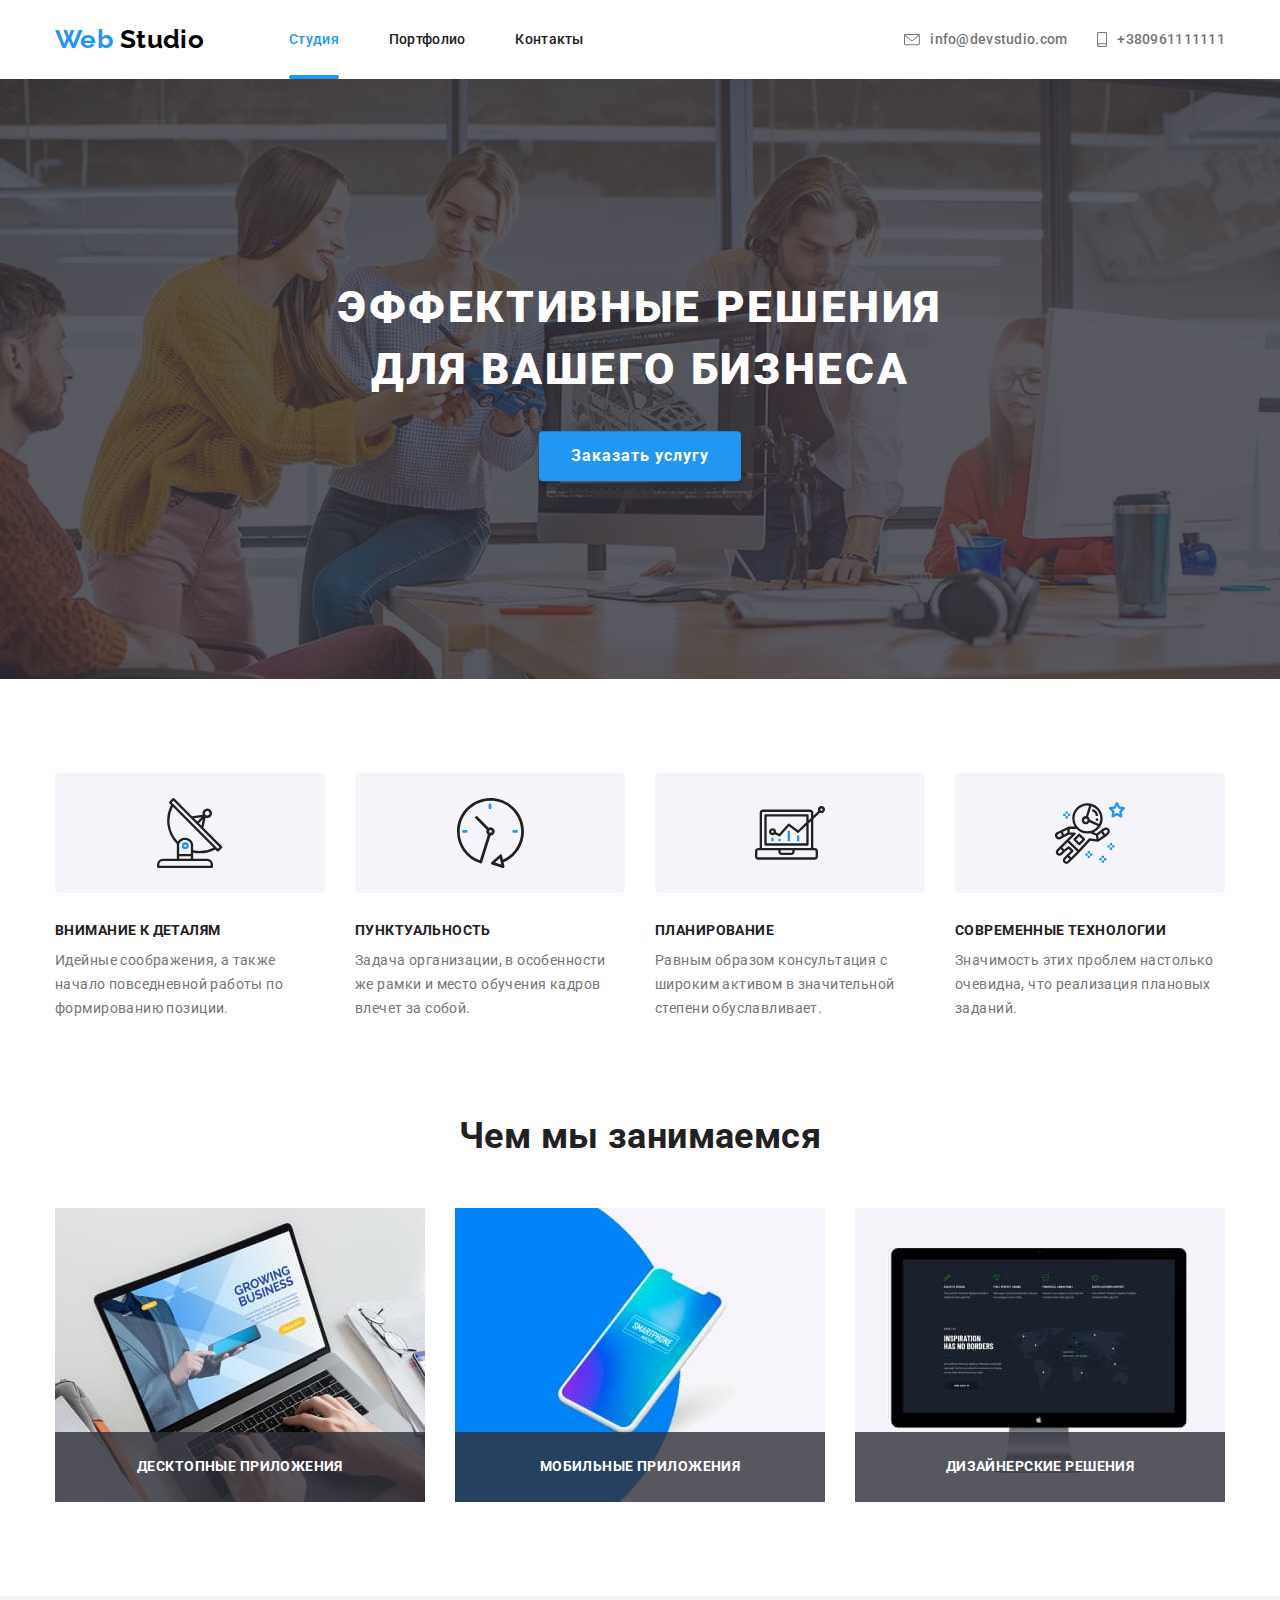
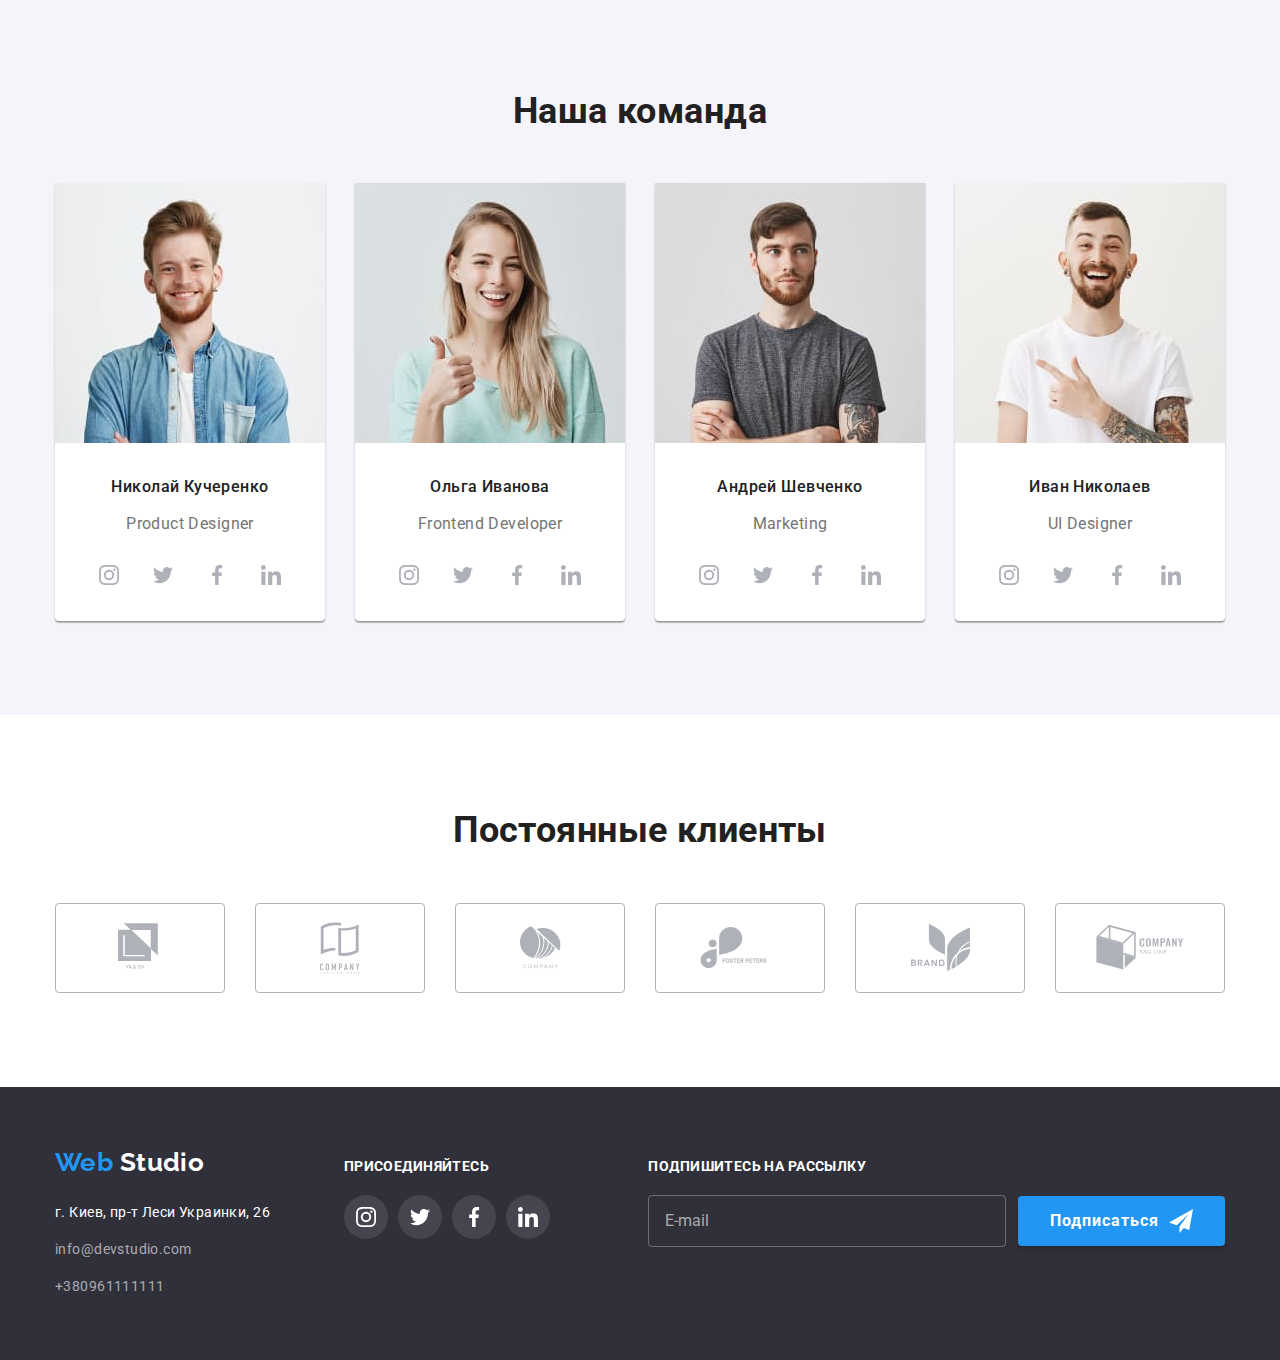
<file: index.html>
<!DOCTYPE html>
<html lang="ru">
  <head>
    <meta charset="UTF-8" />
    <meta name="viewport" content="width=device-width, initial-scale=1.0" />
    <meta http-equiv="X-UA-Compatible" content="IE=Edge" />
    <meta name="description" content="" />
    <link href="https://fonts.googleapis.com/css2?family=Raleway:wght@700&family=Roboto:wght@400;500;700;900&display=swap" rel="stylesheet" />
    <link rel="stylesheet" href="https://cdnjs.cloudflare.com/ajax/libs/modern-normalize/0.6.0/modern-normalize.min.css" />
    <link rel="stylesheet" href="./css/main.css" />
    <title>Студия</title>
  </head>

  <body>
    <!-- Top Line - Navigation panel -->
    <header class="header">
      <div class="container nav">
        <nav class="main-nav">
          <a class="header-logo" href="./" lang="en"><span class="logo-item">Web</span>&nbsp;Studio</a>
          <ul class="site-nav">
            <li class="nav-item"><a class="nav-link current" href="./">Студия</a></li>
            <li class="nav-item"><a class="nav-link" href="./portfolio.html">Портфолио</a></li>
            <li class="nav-item"><a class="nav-link" href="#">Контакты</a></li>
          </ul>
        </nav>
        <ul class="header-adress">
          <li class="adress-item">
            <a class="adress-link" href="mailto:info@devstudio.com" lang="en" aria-label="Отправить письмо на электронную почту info@devstudio.com"
              ><svg class="icon" width="16" height="12">
                <use href="./images/icons/sprite.svg#envelope"></use>
              </svg>
              info@devstudio.com</a
            >
          </li>
          <li class="adress-item">
            <a class="adress-link" href="tel:+380961111111" aria-label="Позвонить по телефону +380961111111">
              <svg class="icon" width="10" height="15">
                <use href="./images/icons/sprite.svg#smartphone"></use></svg
              >+380961111111
            </a>
          </li>
        </ul>
      </div>
    </header>

    <!-- Main content -->
    <main>
      <!-- Hero -->
      <section class="hero">
        <div class="hero-content">
          <h1 class="hero-title">Эффективные решения для вашего бизнеса</h1>
          <a class="main-button" href="#" data-open-modal>Заказать услугу</a>
        </div>

        <div class="backdrop is-hidden" data-modal>
          <div class="modal">
            <form class="form" method="POST" id="request" autocomplete="on">
              <b class="form-title">Оставьте свои данные, мы вам перезвоним</b>
              <label class="form-field">
                <input type="text" class="form-input" name="name" placeholder=" " autofocus />
                <span class="form-label">Имя</span>
                <span class="form-icon"
                  ><svg class="icon">
                    <use href="./images/icons/sprite.svg#user-name"></use></svg
                ></span>
              </label>
              <label class="form-field">
                <input type="tel" class="form-input" name="phone" placeholder=" " required />
                <span class="form-label">Телефон</span>
                <span class="form-icon"
                  ><svg class="icon">
                    <use href="./images/icons/sprite.svg#user-tel"></use></svg
                ></span>
              </label>
              <label class="form-field">
                <input type="email" class="form-input" name="mail" placeholder=" " autocomplete="email" />
                <span class="form-label">Почта</span>
                <span class="form-icon"
                  ><svg class="icon">
                    <use href="./images/icons/sprite.svg#user-mail"></use></svg
                ></span>
              </label>

              <label class="form-field">
                <textarea class="form-input form-comment" name="comment" placeholder=" "></textarea>
                <span class="form-label">Комментарий</span>
              </label>

              <input class="checkbox-input visually-hidden" type="checkbox" name="agreement" id="policy" />
              <label class="checkbox-label" for="policy">Соглашаюсь с рассылкой и принимаю <a class="link-policy" href="#"> Условия договора</a></label>

              <button type="submit" value="Отправить заявку" class="send-button">Отправить</button>
            </form>
            <button class="close-form" form="request" type="button" aria-label="Закрыть" data-close-modal>
              <svg class="icon-close">
                <use href="./images/icons/sprite.svg#close"></use>
              </svg>
            </button>
          </div>
        </div>
      </section>

      <!-- Benefits -->
      <section class="section benefits">
        <div class="container">
          <h2 class="visually-hidden">Преимущества работы с нами</h2>
          <!-- invisible heading-->
          <ul class="benefits-list">
            <li class="benefits-item">
              <div class="benefits-icon">
                <svg class="icon">
                  <use href="./images/icons/sprite.svg#antena"></use>
                </svg>
              </div>
              <h3 class="benefits-title">Внимание к деталям</h3>
              <p class="benefits-description">Идейные соображения, а также начало повседневной работы по формированию позиции.</p>
            </li>
            <li class="benefits-item">
              <div class="benefits-icon">
                <svg class="icon">
                  <use href="./images/icons/sprite.svg#clock"></use>
                </svg>
              </div>
              <h3 class="benefits-title">Пунктуальность</h3>
              <p class="benefits-description">Задача организации, в особенности же рамки и место обучения кадров влечет за собой.</p>
            </li>
            <li class="benefits-item">
              <div class="benefits-icon">
                <svg class="icon">
                  <use href="./images/icons/sprite.svg#diagram"></use>
                </svg>
              </div>
              <h3 class="benefits-title">Планирование</h3>
              <p class="benefits-description">Равным образом консультация с широким активом в значительной степени обуславливает.</p>
            </li>
            <li class="benefits-item">
              <div class="benefits-icon">
                <svg class="icon">
                  <use href="./images/icons/sprite.svg#astronaut"></use>
                </svg>
              </div>
              <h3 class="benefits-title">Современные технологии</h3>
              <p class="benefits-description">Значимость этих проблем настолько очевидна, что реализация плановых заданий.</p>
            </li>
          </ul>
        </div>
      </section>

      <!-- Specialisation -->
      <section class="section">
        <div class="container">
          <h2 class="section-title">Чем мы занимаемся</h2>
          <ul class="specialisation-list">
            <li class="specialisation-list-item">
              <img class="specialisation-img" src="./images/notebook-project9.jpg" alt="Ноутбук" width="370" height="294" />
              <h3 class="specialisation-list-title">Десктопные приложения</h3>
            </li>
            <li class="specialisation-list-item">
              <img class="specialisation-img" src="./images/mobile.jpg" alt="Смартфон" width="370" height="294" />
              <h3 class="specialisation-list-title">Мобильные приложения</h3>
            </li>
            <li class="specialisation-list-item">
              <img class="specialisation-img" src="./images/monitor-project6.jpg" alt="Монитор" width="370" height="294" />
              <h3 class="specialisation-list-title">Дизайнерские решения</h3>
            </li>
          </ul>
        </div>
      </section>

      <!-- Team -->
      <section class="section team">
        <div class="container">
          <h2 class="section-title">Наша команда</h2>
          <ul class="team-list">
            <li class="team-list-item">
              <img class="team-img" src="./images/team/kucherenko.jpg" alt="Фото члена команды" lang="ru" width="270" height="260" />
              <h3 class="team-list-title">Николай Кучеренко</h3>
              <p class="team-description" lang="en">Product Designer</p>
              <ul class="social-link">
                <li class="social-link-item">
                  <a class="social-icon" href="#" title="instagram" target="_blank" rel="noopener nofollow" aria-label="перейти на профиль в instagram">
                    <svg class="icon">
                      <use href="./images/icons/sprite.svg#instagram"></use>
                    </svg>
                  </a>
                </li>
                <li class="social-link-item">
                  <a class="social-icon" href="#" title="twitter" target="_blank" rel="noopener nofollow" aria-label="перейти на профиль в twitter">
                    <svg class="icon">
                      <use href="./images/icons/sprite.svg#twitter"></use>
                    </svg>
                  </a>
                </li>
                <li class="social-link-item">
                  <a class="social-icon" href="#" title="facebook" target="_blank" rel="noopener nofollow" aria-label="перейти на страницу в facebook">
                    <svg class="icon">
                      <use href="./images/icons/sprite.svg#facebook"></use>
                    </svg>
                  </a>
                </li>
                <li class="social-link-item">
                  <a class="social-icon" href="#" title="linkedin" target="_blank" rel="noopener nofollow" aria-label="перейти на страницу в linkedin">
                    <svg class="icon">
                      <use href="./images/icons/sprite.svg#linkedin"></use>
                    </svg>
                  </a>
                </li>
              </ul>
            </li>
            <li class="team-list-item">
              <img class="team-img" src="./images/team/ivanova.jpg" alt="Фото члена команды" lang="ru" width="270" height="260" />
              <h3 class="team-list-title">Ольга Иванова</h3>
              <p class="team-description" lang="en">Frontend Developer</p>
              <ul class="social-link">
                <li class="social-link-item">
                  <a class="social-icon" href="#" title="instagram" target="_blank" rel="noopener nofollow" aria-label="перейти на профиль в instagram">
                    <svg class="icon">
                      <use href="./images/icons/sprite.svg#instagram"></use>
                    </svg>
                  </a>
                </li>
                <li class="social-link-item">
                  <a class="social-icon" href="#" title="twitter" target="_blank" rel="noopener nofollow" aria-label="перейти на профиль в twitter">
                    <svg class="icon">
                      <use href="./images/icons/sprite.svg#twitter"></use>
                    </svg>
                  </a>
                </li>
                <li class="social-link-item">
                  <a class="social-icon" href="#" title="facebook" target="_blank" rel="noopener nofollow" aria-label="перейти на страницу в facebook">
                    <svg class="icon">
                      <use href="./images/icons/sprite.svg#facebook"></use>
                    </svg>
                  </a>
                </li>
                <li class="social-link-item">
                  <a class="social-icon" href="#" title="linkedin" target="_blank" rel="noopener nofollow" aria-label="перейти на страницу в linkedin">
                    <svg class="icon">
                      <use href="./images/icons/sprite.svg#linkedin"></use>
                    </svg>
                  </a>
                </li>
              </ul>
            </li>
            <li class="team-list-item">
              <img class="team-img" src="./images/team/shevchenko.jpg" alt="Фото члена команды" lang="ru" width="270" height="260" />
              <h3 class="team-list-title">Андрей Шевченко</h3>
              <p class="team-description" lang="en">Marketing</p>
              <ul class="social-link">
                <li class="social-link-item">
                  <a class="social-icon" href="#" title="instagram" target="_blank" rel="noopener nofollow" aria-label="перейти на профиль в instagram">
                    <svg class="icon">
                      <use href="./images/icons/sprite.svg#instagram"></use>
                    </svg>
                  </a>
                </li>
                <li class="social-link-item">
                  <a class="social-icon" href="#" title="twitter" target="_blank" rel="noopener nofollow" aria-label="перейти на профиль в twitter">
                    <svg class="icon">
                      <use href="./images/icons/sprite.svg#twitter"></use>
                    </svg>
                  </a>
                </li>
                <li class="social-link-item">
                  <a class="social-icon" href="#" title="facebook" target="_blank" rel="noopener nofollow" aria-label="перейти на страницу в facebook">
                    <svg class="icon">
                      <use href="./images/icons/sprite.svg#facebook"></use>
                    </svg>
                  </a>
                </li>
                <li class="social-link-item">
                  <a class="social-icon" href="#" title="linkedin" target="_blank" rel="noopener nofollow" aria-label="перейти на страницу в linkedin">
                    <svg class="icon">
                      <use href="./images/icons/sprite.svg#linkedin"></use>
                    </svg>
                  </a>
                </li>
              </ul>
            </li>
            <li class="team-list-item">
              <img class="team-img" src="./images/team/nikolaev.jpg" alt="Фото члена команды" lang="ru" width="270" height="260" />
              <h3 class="team-list-title">Иван Николаев</h3>
              <p class="team-description" lang="en">UI Designer</p>
              <ul class="social-link">
                <li class="social-link-item">
                  <a class="social-icon" href="#" title="instagram" target="_blank" rel="noopener nofollow" aria-label="перейти на профиль в instagram">
                    <svg class="icon">
                      <use href="./images/icons/sprite.svg#instagram"></use>
                    </svg>
                  </a>
                </li>
                <li class="social-link-item">
                  <a class="social-icon" href="#" title="twitter" target="_blank" rel="noopener nofollow" aria-label="перейти на профиль в twitter">
                    <svg class="icon">
                      <use href="./images/icons/sprite.svg#twitter"></use>
                    </svg>
                  </a>
                </li>
                <li class="social-link-item">
                  <a class="social-icon" href="#" title="facebook" target="_blank" rel="noopener nofollow" aria-label="перейти на страницу в facebook">
                    <svg class="icon">
                      <use href="./images/icons/sprite.svg#facebook"></use>
                    </svg>
                  </a>
                </li>
                <li class="social-link-item">
                  <a class="social-icon" href="#" title="linkedin" target="_blank" rel="noopener nofollow" aria-label="перейти на страницу в linkedin">
                    <svg class="icon">
                      <use href="./images/icons/sprite.svg#linkedin"></use>
                    </svg>
                  </a>
                </li>
              </ul>
            </li>
          </ul>
        </div>
      </section>

      <!-- Clients -->
      <section class="section">
        <div class="container">
          <h2 class="section-title">Постоянные клиенты</h2>
          <ul class="clients-list">
            <li class="clients-list-item">
              <a class="link-clients" href="#" target="_blank" rel="noopener nofollow" aria-label="перейти на сайт компании Ya&Co" title="Ya&Co">
                <svg class="clients-icon" width="44" height="49">
                  <use href="./images/icons/sprite.svg#client1"></use>
                </svg>
              </a>
            </li>
            <li class="clients-list-item">
              <a class="link-clients" href="#" target="_blank" rel="noopener nofollow" aria-label="перейти на сайт компании Tagline here company" title="Tagline here company">
                <svg class="clients-icon" width="40" height="52">
                  <use href="./images/icons/sprite.svg#client2"></use>
                </svg>
              </a>
            </li>
            <li class="clients-list-item">
              <a class="link-clients" href="#" target="_blank" rel="noopener nofollow" aria-label="перейти на сайт компании Company" title="Company">
                <svg class="clients-icon" width="41" height="43">
                  <use href="./images/icons/sprite.svg#client3"></use>
                </svg>
              </a>
            </li>
            <li class="clients-list-item">
              <a class="link-clients" href="#" target="_blank" rel="noopener nofollow" aria-label="перейти на сайт компании Foster Peters" title="Foster Peters">
                <svg class="clients-icon" width="80" height="42">
                  <use href="./images/icons/sprite.svg#client4"></use>
                </svg>
              </a>
            </li>
            <li class="clients-list-item">
              <a class="link-clients" href="#" target="_blank" rel="noopener nofollow" aria-label="перейти на сайт компании Brand" title="Brand">
                <svg class="clients-icon" width="59" height="47">
                  <use href="./images/icons/sprite.svg#client5"></use>
                </svg>
              </a>
            </li>
            <li class="clients-list-item">
              <a class="link-clients" href="#" target="_blank" rel="noopener nofollow" aria-label="перейти на сайт компании Tag line company" title="Tag line company">
                <svg class="clients-icon" width="88" height="45">
                  <use href="./images/icons/sprite.svg#client6"></use>
                </svg>
              </a>
            </li>
          </ul>
        </div>
      </section>
    </main>

    <!-- Footer -->
    <footer class="footer">
      <div class="container main-footer">
        <div class="adress-block">
          <a class="footer-logo" href="./" lang="en"><span class="logo-item" title="Перейти на главную страницу сайта">Web</span>&nbsp;Studio</a>
          <address class="footer-adress">
            <a class="footer-adress-link adress" href="https://goo.gl/maps/uhBHnLKwiFKhSQN66" target="_blank" rel="noopener nofollow" aria-label="перейти в Google Maps"
              >г. Киев, пр-т Леси Украинки, 26</a
            >
            <a class="footer-adress-link" href="mailto:info@devstudio.com" lang="en" aria-label="Отправить письмо на электронную почту info@devstudio.com">info@devstudio.com</a>
            <a class="footer-adress-link" href="tel:+380961111111" aria-label="Позвонить по телефону +380961111111">+380961111111</a>
          </address>
        </div>
        <div class="social-block" role="group">
          <b class="request">Присоединяйтесь</b>
          <ul class="social-link">
            <li class="social-link-item">
              <a class="social-icon" href="#" title="instagram" target="_blank" rel="noopener nofollow" aria-label="перейти на профиль в instagram">
                <svg class="icon">
                  <use href="./images/icons/sprite.svg#instagram"></use>
                </svg>
              </a>
            </li>
            <li class="social-link-item">
              <a class="social-icon" href="#" title="twitter" target="_blank" rel="noopener nofollow" aria-label="перейти на профиль в twitter">
                <svg class="icon">
                  <use href="./images/icons/sprite.svg#twitter"></use>
                </svg>
              </a>
            </li>
            <li class="social-link-item">
              <a class="social-icon" href="#" title="facebook" target="_blank" rel="noopener nofollow" aria-label="перейти на страницу в facebook">
                <svg class="icon">
                  <use href="./images/icons/sprite.svg#facebook"></use>
                </svg>
              </a>
            </li>
            <li class="social-link-item">
              <a class="social-icon" href="#" title="linkedin" target="_blank" rel="noopener nofollow" aria-label="перейти на страницу в linkedin">
                <svg class="icon">
                  <use href="./images/icons/sprite.svg#linkedin"></use>
                </svg>
              </a>
            </li>
          </ul>
        </div>
        <div>
          <b class="request">Подпишитесь на рассылку</b>
          <form class="form-subscribe" action="#" method="POST" id="subscribe">
            <input class="input-email" type="email" name="subscribe" placeholder="E-mail" autocomplete="on" required />
            <button class="subscribe-button" form="subscribe" type="submit" value="Подписаться">Подписаться</button>
          </form>
        </div>
      </div>
    </footer>

    <script src="./js/modal.js"></script>
  </body>
</html>
</file>
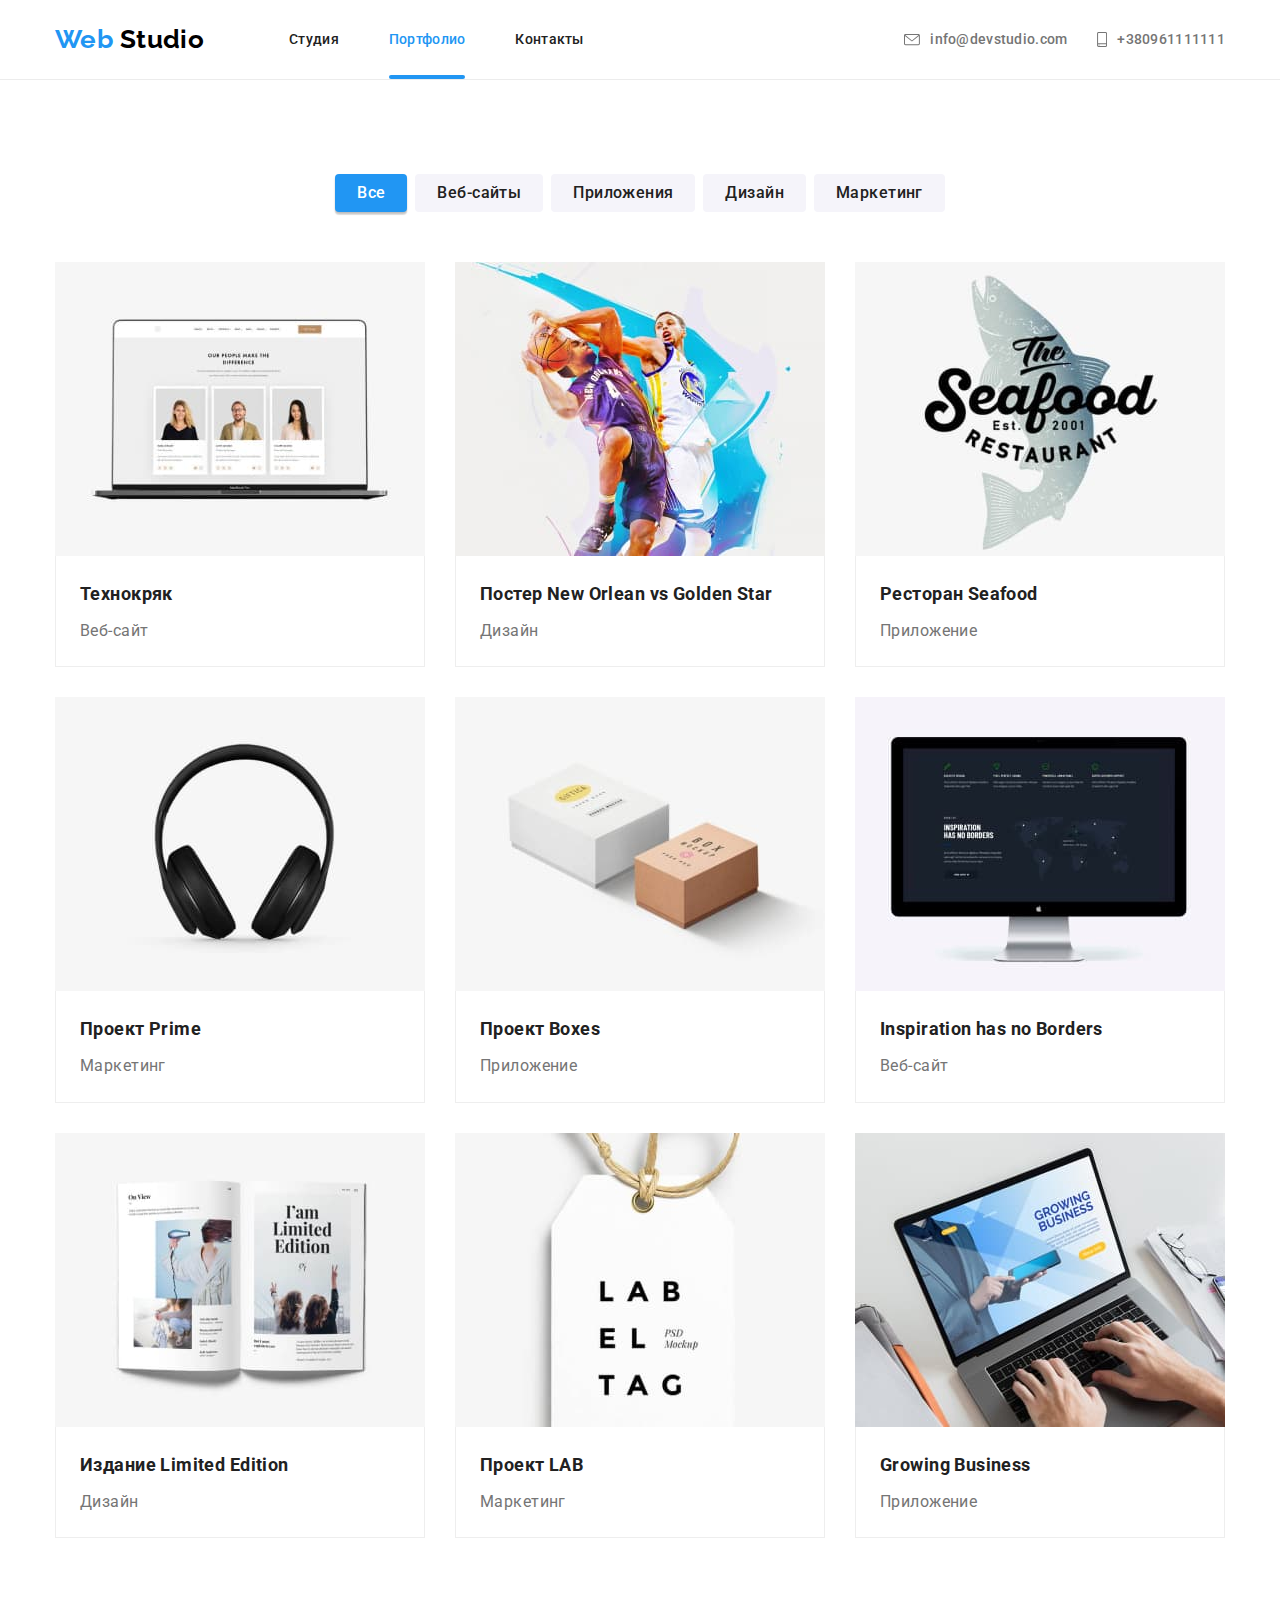
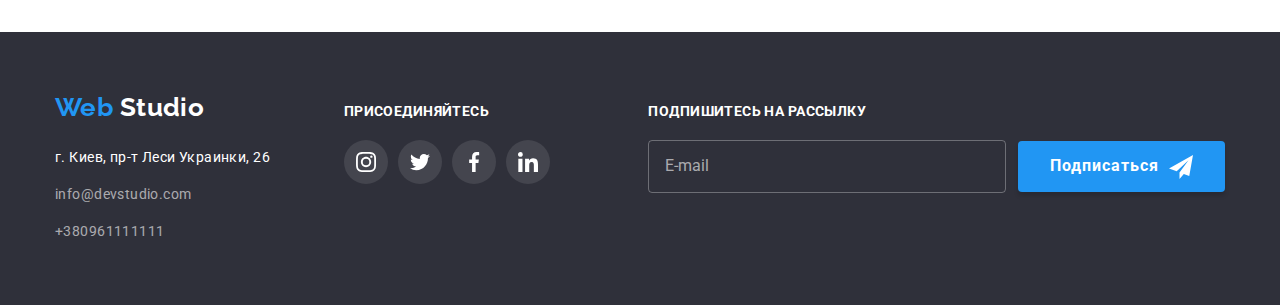
<file: portfolio.html>
<!DOCTYPE html>
<html lang="ru">
  <head>
    <meta charset="UTF-8" />
    <meta name="viewport" content="width=device-width, initial-scale=1.0" />
    <meta http-equiv="X-UA-Compatible" content="IE=Edge" />
    <meta name="description" content="" />
    <link href="https://fonts.googleapis.com/css2?family=Raleway:wght@700&family=Roboto:wght@400;500;700;900&display=swap" rel="stylesheet" />
    <link rel="stylesheet" href="https://cdnjs.cloudflare.com/ajax/libs/modern-normalize/0.6.0/modern-normalize.min.css" />
    <link rel="stylesheet" href="./css/main.css" />
    <title>Портфолио</title>
  </head>

  <body>
    <!-- Top Line - Navigation panel -->
    <header class="header border">
      <div class="container nav">
        <nav class="main-nav">
          <a class="header-logo" href="./" lang="en"><span class="logo-item">Web</span>&nbsp;Studio</a>
          <ul class="site-nav">
            <li class="nav-item"><a class="nav-link" href="./">Студия</a></li>
            <li class="nav-item"><a class="nav-link current" href="./portfolio.html">Портфолио</a></li>
            <li class="nav-item"><a class="nav-link" href="#">Контакты</a></li>
          </ul>
        </nav>
        <ul class="header-adress">
          <li class="adress-item">
            <a class="adress-link" href="mailto:info@devstudio.com" lang="en" aria-label="Отправить письмо на электронную почту info@devstudio.com"
              ><svg class="icon" width="16" height="12">
                <use href="./images/icons/sprite.svg#envelope"></use>
              </svg>
              info@devstudio.com</a
            >
          </li>
          <li class="adress-item">
            <a class="adress-link" href="tel:+380961111111" aria-label="Позвонить по телефону +380961111111"
              ><svg class="icon" width="10" height="15">
                <use href="./images/icons/sprite.svg#smartphone"></use></svg
              >+380961111111</a
            >
          </li>
        </ul>
      </div>
    </header>

    <!-- Main content -->
    <main class="portfolio">
      <section class="section projects">
        <div class="container">
          <!-- Filter options -->
          <div class="sort" role="group">
            <input class="sort-button visually-hidden" type="radio" name="filter" id="all" value="Все" checked />
            <label class="sort-label" for="all">Все</label>
            <input class="sort-button visually-hidden" type="radio" name="filter" id="web-site" value="Веб-сайт" />
            <label class="sort-label" for="web-site">Веб-сайты</label>
            <input class="sort-button visually-hidden" type="radio" name="filter" id="application" value="Приложение" />
            <label class="sort-label" for="application">Приложения</label>
            <input class="sort-button visually-hidden" type="radio" name="filter" id="design" value="Дизайн" />
            <label class="sort-label" for="design">Дизайн</label>
            <input class="sort-button visually-hidden" type="radio" name="filter" id="marketing" value="Маркетинг" />
            <label class="sort-label" for="marketing">Маркетинг</label>
          </div>

          <!-- Projects -->

          <h1 class="visually-hidden">Наши работы</h1>
          <ul class="projects-list">
            <li class="projects-list-item">
              <a class="projects-link" href="#" title="Технокряк" aria-label="Веб-сайт - Технокряк">
                <div class="projects-overlay">
                  <p class="projects-item-description">
                    Технокряк это современная площадка распространения коронавируса. Компании используют эту платформу для цифрового шпионажа и атак на защищённые сервера конкурентов.
                  </p>
                  <img src="./images/project1.jpg" alt="" width="370" height="294" />
                </div>
                <div class="projects-content">
                  <h2 class="projects-title">Технокряк</h2>
                  <p class="projects-description">Веб-сайт</p>
                </div>
              </a>
            </li>
            <li class="projects-list-item">
              <a class="projects-link" href="#" title="Постер New Orlean vs Golden Star" aria-label="Дизайн - Постер New Orlean vs Golden Star">
                <div class="projects-overlay">
                  <p class="projects-item-description">
                    Lorem ipsum dolor sit amet consectetur adipisicing elit. Eveniet inventore voluptate maiores. Sint corrupti recusandae vitae modi deleniti dignissimos vel!
                  </p>
                  <img src="./images/project2.jpg" alt="" width="370" height="294" />
                </div>
                <div class="projects-content">
                  <h2 class="projects-title">Постер <span lang="en">New Orlean vs Golden Star</span></h2>
                  <p class="projects-description">Дизайн</p>
                </div>
              </a>
            </li>
            <li class="projects-list-item">
              <a class="projects-link" href="#" title="Ресторан Seafood" aria-label="Приложение - Ресторан Seafood">
                <div class="projects-overlay">
                  <p class="projects-item-description">
                    Lorem ipsum dolor sit amet consectetur adipisicing elit. Eveniet inventore voluptate maiores. Sint corrupti recusandae vitae modi deleniti dignissimos vel!
                  </p>
                  <img src="./images/project3.jpg" alt="" width="370" height="294" />
                </div>
                <div class="projects-content">
                  <h2 class="projects-title">Ресторан <span lang="en">Seafood</span></h2>
                  <p class="projects-description">Приложение</p>
                </div>
              </a>
            </li>
            <li class="projects-list-item">
              <a class="projects-link" href="#" title="Проект Prime" aria-label="Маркетинг - Проект Prime">
                <div class="projects-overlay">
                  <p class="projects-item-description">
                    Lorem ipsum dolor sit amet consectetur adipisicing elit. Eveniet inventore voluptate maiores. Sint corrupti recusandae vitae modi deleniti dignissimos vel!
                  </p>
                  <img src="./images/project4.jpg" alt="" width="370" height="294" />
                </div>
                <div class="projects-content">
                  <h2 class="projects-title">Проект <span lang="en">Prime</span></h2>
                  <p class="projects-description">Маркетинг</p>
                </div>
              </a>
            </li>
            <li class="projects-list-item">
              <a class="projects-link" href="#" title="Проект Boxes" aria-label="Приложение - Проект Boxes">
                <div class="projects-overlay">
                  <p class="projects-item-description">
                    Lorem ipsum dolor sit amet consectetur adipisicing elit. Eveniet inventore voluptate maiores. Sint corrupti recusandae vitae modi deleniti dignissimos vel!
                  </p>
                  <img src="./images/project5.jpg" alt="" width="370" height="294" />
                </div>
                <div class="projects-content">
                  <h2 class="projects-title">Проект <span lang="en">Boxes</span></h2>
                  <p class="projects-description">Приложение</p>
                </div>
              </a>
            </li>
            <li class="projects-list-item">
              <a class="projects-link" href="#" title="Inspiration has no Borders" aria-label="Веб-сайт - Inspiration has no Borders">
                <div class="projects-overlay">
                  <p class="projects-item-description">
                    Lorem ipsum dolor sit amet consectetur adipisicing elit. Eveniet inventore voluptate maiores. Sint corrupti recusandae vitae modi deleniti dignissimos vel!
                  </p>
                  <img src="./images/monitor-project6.jpg" alt="" width="370" height="294" />
                </div>
                <div class="projects-content">
                  <h2 class="projects-title" lang="en">Inspiration has no Borders</h2>
                  <p class="projects-description">Веб-сайт</p>
                </div>
              </a>
            </li>
            <li class="projects-list-item">
              <a class="projects-link" href="#" title="Издание Limited Edition" aria-label="Дизайн - Издание Limited Edition">
                <div class="projects-overlay">
                  <p class="projects-item-description">
                    Lorem ipsum dolor sit amet consectetur adipisicing elit. Eveniet inventore voluptate maiores. Sint corrupti recusandae vitae modi deleniti dignissimos vel!
                  </p>
                  <img src="./images/project7.jpg" alt="" width="370" height="294" />
                </div>
                <div class="projects-content">
                  <h2 class="projects-title">Издание <span lang="en">Limited Edition</span></h2>
                  <p class="projects-description">Дизайн</p>
                </div>
              </a>
            </li>
            <li class="projects-list-item">
              <a class="projects-link" href="#" title="Проект LAB" aria-label="Маркетинг - Проект LAB">
                <div class="projects-overlay">
                  <p class="projects-item-description">
                    Lorem ipsum dolor sit amet consectetur adipisicing elit. Eveniet inventore voluptate maiores. Sint corrupti recusandae vitae modi deleniti dignissimos vel!
                  </p>
                  <img src="./images/project8.jpg" alt="" width="370" height="294" />
                </div>
                <div class="projects-content">
                  <h2 class="projects-title">Проект <span lang="en">LAB</span></h2>
                  <p class="projects-description">Маркетинг</p>
                </div>
              </a>
            </li>
            <li class="projects-list-item">
              <a class="projects-link" href="#" title="Growing Business" aria-label="Приложение - Growing Business">
                <div class="projects-overlay">
                  <p class="projects-item-description">
                    Lorem ipsum dolor sit amet consectetur adipisicing elit. Eveniet inventore voluptate maiores. Sint corrupti recusandae vitae modi deleniti dignissimos vel!
                  </p>
                  <img src="./images/notebook-project9.jpg" alt="" width="370" height="294" />
                </div>
                <div class="projects-content">
                  <h2 class="projects-title" lang="en">Growing Business</h2>
                  <p class="projects-description">Приложение</p>
                </div>
              </a>
            </li>
          </ul>
        </div>
      </section>
    </main>

    <!-- Footer -->
    <footer class="footer">
      <div class="container main-footer">
        <div class="adress-block">
          <a class="footer-logo" href="./" lang="en"><span class="logo-item" title="Перейти на главную страницу сайта">Web</span>&nbsp;Studio</a>
          <address class="footer-adress">
            <a class="footer-adress-link adress" href="https://goo.gl/maps/uhBHnLKwiFKhSQN66" target="_blank" rel="noopener nofollow" aria-label="перейти в Google Maps"
              >г. Киев, пр-т Леси Украинки, 26</a
            >
            <a class="footer-adress-link" href="mailto:info@devstudio.com" lang="en" aria-label="Отправить письмо на электронную почту info@devstudio.com">info@devstudio.com</a>
            <a class="footer-adress-link" href="tel:+380961111111" aria-label="Позвонить по телефону +380961111111">+380961111111</a>
          </address>
        </div>
        <div class="social-block" role="group">
          <b class="request">Присоединяйтесь</b>
          <ul class="social-link">
            <li class="social-link-item">
              <a class="social-icon" href="#" title="instagram" target="_blank" rel="noopener nofollow" aria-label="перейти на профиль в instagram">
                <svg class="icon">
                  <use href="./images/icons/sprite.svg#instagram"></use>
                </svg>
              </a>
            </li>
            <li class="social-link-item">
              <a class="social-icon" href="#" title="twitter" target="_blank" rel="noopener nofollow" aria-label="перейти на профиль в twitter">
                <svg class="icon">
                  <use href="./images/icons/sprite.svg#twitter"></use>
                </svg>
              </a>
            </li>
            <li class="social-link-item">
              <a class="social-icon" href="#" title="facebook" target="_blank" rel="noopener nofollow" aria-label="перейти на страницу в facebook">
                <svg class="icon">
                  <use href="./images/icons/sprite.svg#facebook"></use>
                </svg>
              </a>
            </li>
            <li class="social-link-item">
              <a class="social-icon" href="#" title="linkedin" target="_blank" rel="noopener nofollow" aria-label="перейти на страницу в linkedin">
                <svg class="icon">
                  <use href="./images/icons/sprite.svg#linkedin"></use>
                </svg>
              </a>
            </li>
          </ul>
        </div>
        <div>
          <b class="request">Подпишитесь на рассылку</b>
          <form class="form-subscribe" action="#" method="POST" id="subscribe">
            <input class="input-email" type="email" name="subscribe" placeholder="E-mail" autocomplete="on" required />
            <button class="subscribe-button" form="subscribe" type="submit" value="Подписаться">Подписаться</button>
          </form>
        </div>
      </div>
    </footer>
  </body>
</html>
</file>
<file: css/main.css>
html {
  box-sizing: border-box;
}

:root {
  --primary-text-color: #212121;
  --secondary-color: #757575;
  --accent-color: #2196f3;
  --primary-white-color: #ffffff;
  --secondary-bg-color: #f5f4fa;
  --icon-color: #afb1b8;
  --bg-opacity-color: rgba(47, 48, 58, 0.8);
  --timing: 250ms cubic-bezier(0.4, 0, 0.2, 1);
}

body {
  background-color: var(--primary-white-color);
  color: var(--primary-text-color);
  font-family: Roboto, sans-serif;
  font-size: 14px;
  line-height: 1.7;
  font-weight: 400;
  letter-spacing: 0.03em;
}
.open-modal{
  overflow:hidden;
}

.container {
  width: 1200px;
  margin: 0 auto;
  padding-left: 15px;
  padding-right: 15px;
}

h3 {
  font-size: inherit;
  letter-spacing: inherit;
}

ul {
  list-style: none;
  padding: 0;
  margin: 0;
}

address {
  font-style: inherit;
}

a {
  color: inherit;
  text-decoration: none;
}

button {
  border: none;
  outline: none;
  background-color: none;
}

.visually-hidden {
  position: absolute;
  width: 1px;
  height: 1px;
  margin: -1px;
  border: 0;
  padding: 0;
  clip: rect(0 0 0 0);
  overflow: hidden;
}

/* HEADER */

.header {
  position: sticky;
  top: 0;
  left: 0;
  width: 100%;
  z-index: 10;
  background-color: inherit;
}

.border {
  border-bottom: 1px solid #ececec;
}

/* Site nav */
.nav,
.site-nav,
.header-adress,
.main-nav,
.main-footer {
  display: flex;
  justify-content: space-between;
  align-items: center;
}

.site-nav {
  margin-left: 85px;
}

.nav-item:not(:last-child) {
  margin-right: 50px;
}

.adress-item + .adress-item {
  margin-left: 30px;
}

.nav-link,
.adress-link {
  display: inline-flex;
  align-items: center;
  padding-top: 32px;
  padding-bottom: 32px;

  line-height: 1.1;
  letter-spacing: 0.02em;
  font-weight: 500;

  transition: color var(--timing);
}

.nav-link {
  position: relative;
}

.adress-link {
  color: var(--secondary-color);
}

.nav-link:hover,
.nav-link:focus,
.adress-link:hover,
.adress-link:focus,
.footer-adress-link:hover,
.footer-adress-link:focus,
.footer-adress-link.adress:hover,
.footer-adress-link.adress:focus,
.logo-item,
.current {
  color: var(--accent-color);
}

.nav-link::after,
.current::after {
  position: absolute;
  bottom: 0;
  content: '';
  background-color: var(--accent-color);
  height: 4px;
  width: 100%;
  border-radius: 2px;
}

.nav-link::after {
  transform: scaleX(0);
  transition: transform var(--timing);
}

.current::after,
.nav-link:hover::after {
  transform: scaleX(1);
}

.adress-link .icon {
  margin-right: 10px;
  --color4: currentColor;
}

/* Logo */

.header-logo,
.header-logo:hover,
.header-logo:focus,
.footer-logo {
  color: #000000;
  font-family: Raleway, sans-serif;
  font-size: 26px;
  font-weight: 700;
  line-height: 1.2;
}

/* FOOTER */

.footer,
.footer-logo,
.footer-logo:hover,
.footer-logo:focus {
  color: var(--primary-white-color);
}

.footer {
  background-color: #2f303a;
  padding-top: 60px;
  padding-bottom: 60px;
}

.main-footer {
  align-items: baseline;
}

.footer-logo {
  display: block;
  margin-bottom: 20px;
}

.adress-block {
  margin-right: 69px;
}

.social-block {
  margin-right: 94px;
}

.request {
  display: block;
  margin-bottom: 20px;
}

.footer-adress {
  display: flex;
  flex-direction: column;
}

.footer-adress-link:not(:last-child) {
  margin-bottom: 9px;
}

.footer-adress-link.adress {
  color: var(--primary-white-color);
}

.footer-adress-link {
  display: inline-block;
  color: rgba(255, 255, 255, 0.6);
  line-height: 2;

  transition: color var(--timing);
}

/* Subscribe form */

.form-subscribe {
  display: flex;
  align-items: center;
}

.input-email {
  min-width: 358px;

  border: 1px solid rgba(255, 255, 255, 0.3);
  border-radius: 4px;
  margin-right: 12px;
  padding: 15px 16px;

  color: var(--primary-white-color);
  background-color: transparent;
  font-size: 16px;
  line-height: 1.3;

  transition: border var(--timing);
}

.input-email::placeholder {
  color: rgba(255, 255, 255, 0.6);
  text-indent: 0;
  transition: text-indent var(--timing);
}

.input-email:focus::placeholder {
  text-indent: 100%;
}

.input-email:focus {
  outline: none;
  border: 1px solid var(--accent-color);
}

/* Hero */

.hero {
  position: relative;
  max-width: 1600px;
  height: 600px;
  margin-left: auto;
  margin-right: auto;
  background-color: var(--bg-opacity-color);
  background-image: linear-gradient(var(--bg-opacity-color), var(--bg-opacity-color)), url(../images/hero.jpg);
  background-repeat: no-repeat;
  background-position: center;
  background-size: cover;
  text-align: center;
}

.hero-content {
  position: absolute;
  top: 50%;
  left: 50%;
  transform: translate(-50%, -50%);
}

.hero-title {
  width: 696px;
  margin-top: 0;
  margin-bottom: 30px;
  color: var(--primary-white-color);
  font-size: 44px;
  font-weight: 900;
  line-height: 1.4;
  letter-spacing: 0.06em;
  text-transform: uppercase;
}

/* Section */

.section {
  padding-top: 94px;
  padding-bottom: 94px;
}

.section-title {
  margin: 0 auto 50px;
  font-size: 36px;
  line-height: 1.2;
  text-align: center;
}

/* Benefits */

.benefits {
  padding-bottom: 0;
}

.benefits-title,
.specialisation-list-title,
.request {
  text-transform: uppercase;
  line-height: 1.14;
}

.benefits-title {
  margin-top: 0;
  margin-bottom: 10px;
}

.benefits-description,
.team-description,
.projects-description {
  margin-top: 0;
  margin-bottom: 0;
  color: var(--secondary-color);
}

.benefits-item {
  width: calc((100% - 90px) / 4);
}

.benefits-icon {
  display: flex;
  margin-bottom: 30px;
  padding: 25px 100px;
  background-color: var(--secondary-bg-color);
  border-radius: 4px;
}

.benefits-icon .icon {
  width: 70px;
  height: 70px;
}

/* Specialisation */

.specialisation-list-item {
  position: relative;
}

.specialisation-list-title {
  position: absolute;
  bottom: 0;
  width: 100%;
  margin: 0;
  padding: 27px 0;
  background-color: var(--bg-opacity-color);
  color: var(--primary-white-color);
  text-align: center;
}

.specialisation-img {
  display: block;
}

/* Team */

.team {
  background-color: var(--secondary-bg-color);
  text-align: center;
}

.team-list,
.specialisation-list,
.benefits-list,
.clients-list {
  display: flex;
  justify-content: space-between;
}

.team-list-item {
  width: 270px;
  padding-bottom: 24px;
  background-color: var(--primary-white-color);
  box-shadow: 0px 2px 1px rgba(0, 0, 0, 0.2), 0px 1px 1px rgba(0, 0, 0, 0.14), 0px 1px 3px rgba(0, 0, 0, 0.12);
  border-radius: 0px 0px 4px 4px;
  font-size: 16px;
  text-transform: capitalize;
  text-align: center;
}

.team-img {
  display: block;
  margin-bottom: 30px;
}

.team-list-title {
  margin-top: 0;
  margin-bottom: 10px;
  font-weight: 500;
}

.team-description {
  margin-bottom: 16px;
}

/* Clients, cliens logo*/

.link-clients {
  display: inline-flex;
  align-items: center;
  justify-content: center;
  width: 170px;
  height: 90px;
  border: 1px solid;
  border-radius: 4px;
  color: var(--icon-color);
  transition: color var(--timing);
}

.link-clients:hover,
.link-clients:focus {
  border: 1px solid;
  color: var(--accent-color);
  outline: none;
}

.clients-icon {
  --color3: currentColor;
}

/* Button */

.main-button,
.subscribe-button,
.send-button {
  display: inline-flex;
  align-items: center;
  min-width: 200px;
  padding: 10px 32px;
  border-radius: 4px;
  cursor: pointer;
  color: var(--primary-white-color);
  background-color: var(--accent-color);
  box-shadow: 0px 4px 4px rgba(0, 0, 0, 0.15);
  font-size: 16px;
  font-weight: 700;
  line-height: 1.9;
  letter-spacing: 0.06em;
  transition: background-color var(--timing);
}

.send-button {
  display: block;
  margin: 0 auto;
}

.main-button:hover,
.main-button:focus,
.subscribe-button:hover,
.subscribe-button:focus,
.send-button:hover,
.send-button:focus {
  background-color: #188ce8;
}

.main-button:active,
.subscribe-button:active,
.send-button:active {
  box-shadow: inset 0px 2px 2px rgba(0, 0, 0, 0.3);
}

.subscribe-button::after {
  width: 24px;
  height: 24px;
  content: '';
  margin-left: 10px;
  background-image: url(../images/icons/send.svg);
  background-size: contain;
}

/* social icons, social icon team*/

.social-icon {
  display: inline-flex;
  justify-content: center;
  align-items: center;
  background-color: rgba(255, 255, 255, 0.1);
  border-radius: 50%;
  color: var(--primary-white-color);
  width: 44px;
  height: 44px;

  transition: background-color var(--timing), color var(--timing);
}

.team .social-icon {
  color: var(--icon-color);
  background-color: transparent;
}

.team .social-icon:hover,
.team .social-icon:focus {
  color: var(--primary-white-color);
}

.social-icon:hover,
.social-icon:focus {
  background-color: var(--accent-color);
  outline: none;
}

.social-icon .icon {
  width: 20px;
  height: 20px;
  --color3: currentColor;
}

.social-link {
  display: flex;
  justify-content: center;
}

.social-link-item:not(:last-child) {
  margin-right: 10px;
}

/* Portfolio page */

.portfolio,
.projects-title {
  font-size: 18px;
  line-height: 2;
}

.projects-list {
  display: flex;
  flex-wrap: wrap;
  margin: -15px;
}

.projects-overlay {
  position: relative;
  overflow: hidden;
}

.projects-item-description {
  position: absolute;
  margin: 0;
  padding: 63px 24px;
  height: 100%;

  color: var(--primary-white-color);
  background-color: rgba(33, 150, 243, 0.9);
  line-height: 1.6;

  transform: translateY(100%);
  transition: transform var(--timing);
}

.projects-list-item {
  width: 370px;
  margin: 15px;
}

.projects-link {
  display: block;
  transition: box-shadow var(--timing);
}

.projects-link:focus,
.projects-link:hover {
  box-shadow: 1px 4px 6px rgba(0, 0, 0, 0.16), 0px 4px 4px rgba(0, 0, 0, 0.06), 0px 1px 1px rgba(0, 0, 0, 0.12);
  outline: none;
}

.projects-link:focus .projects-item-description,
.projects-link:hover .projects-item-description {
  transform: translateY(0);
}

.projects-list-item img {
  display: block;
}

.projects-description {
  font-size: 16px;
  line-height: 1.9;
}

.projects-content {
  padding: 20px 24px;
  border: 1px solid #eeeeee;
  border-top: 0;
}

.projects-title {
  margin-top: 0;
  margin-bottom: 4px;
}

/* Sort button */

.sort {
  display: flex;
  justify-content: center;
  margin-bottom: 50px;
}

.sort-label {
  background-color: var(--secondary-bg-color);
  font-size: 16px;
  line-height: 1.6;
  font-weight: 500;
  cursor: pointer;

  border-radius: 4px;
  padding: 6px 22px;

  transition: background-color var(--timing), color var(--timing), box-shadow var(--timing);
}

.sort-label:not(:last-child) {
  margin-right: 8px;
}

.sort-button:checked + .sort-label,
.sort-button:hover + .sort-label,
.sort-button:focus + .sort-label {
  color: var(--primary-white-color);
  background-color: var(--accent-color);
  box-shadow: 0px 2px 2px rgba(0, 0, 0, 0.12), 0px 1px 2px rgba(0, 0, 0, 0.08), 0px 3px 1px rgba(0, 0, 0, 0.1);
}

/* Modal window */
.backdrop {
  position: fixed;
  top: 0;
  left: 0;
  z-index: 20;

  width: 100%;
  height: 100%;

  background-color: rgba(0, 0, 0, 0.2);

  transform: scale(1);
  transition: transform var(--timing), opacity var(--timing);
}

.backdrop.is-hidden {
  opacity: 0;
  pointer-events: none;

  transform: scale(0);
}

.modal {
  position: absolute;
  top: 50%;
  left: 50%;
  transform: translate(-50%, -50%);

  min-width: 528px;
  min-height: 581px;

  padding: 40px;
  background-color: #fff;
  box-shadow: 0px 2px 1px rgba(0, 0, 0, 0.2), 0px 1px 1px rgba(0, 0, 0, 0.14), 0px 1px 3px rgba(0, 0, 0, 0.12);
  border-radius: 4px;
}

/* Form */

.form {
  text-align: center;
}

.form-title {
  display: block;
  margin-bottom: 30px;
  font-size: 20px;
  line-height: 1.15;
}

.form-field {
  position: relative;
  display: block;
  margin-top: 28px;

  line-height: 1.14;
  letter-spacing: 0.01em;

  color: var(--secondary-color);
}

.form-input {
  width: 100%;
  padding: 12px 42px;
  border: 1px solid rgba(33, 33, 33, 0.2);
  border-radius: 4px;

  transition: border-color var(--timing);
}

.form-label {
  position: absolute;
  top: 50%;
  left: 42px;
  transform: translateY(-50%) scale(1);
  transition: transform var(--timing), color var(--timing);
}

.form-comment {
  display: block;
  height: 120px;
  padding-left: 16px;
  resize: none;
}

.form-comment + .form-label {
  top: 12px;
  left: 16px;
  transform: scale(1);
}

.form-icon {
  position: absolute;
  display: inline-block;
  top: 50%;
  left: 16px;
  transform: translateY(-50%);

  color: var(--primary-text-color);

  transition: color var(--timing);
}

.form-icon .icon {
  width: 18px;
  height: 18px;
  --color7: currentColor;
}

.form-field:focus-within .form-icon {
  color: var(--accent-color);
}

.form-field:focus-within .form-label,
.form-input:not(:placeholder-shown) + .form-label {
  transform: translate(-26px, -36px) scale(0.86);
  color: var(--accent-color);
}

.form-field:focus-within .form-comment + .form-label,
.form-comment:not(:placeholder-shown) + .form-label {
  transform: translate(0px, -28px) scale(0.86);
}

.form-field:focus-within .form-input {
  border-color: var(--accent-color);
  outline: none;
}

.link-policy {
  color: var(--accent-color);
  text-decoration: underline;
  margin-left: 5px;
}

.checkbox-label {
  display: flex;
  justify-content: center;
  align-items: center;

  margin: 20px 0 30px;
  color: var(--secondary-color);
}

.checkbox-label::before {
  content: '';
  display: inline-block;
  width: 16px;
  height: 15px;
  margin-right: 5px;

  border: 2px solid var(--primary-text-color);
  border-radius: 2px;

  transition: background var(--timing), border var(--timing);
}

.checkbox-input:checked + .checkbox-label::before {
  background: url('../images/icons/check.svg') no-repeat center var(--accent-color);

  border: 2px solid var(--accent-color);
  border-radius: 2px;
}

.checkbox-input:focus + .checkbox-label::before {
  border: 2px solid var(--accent-color);
}
/* 
close modal */

.close-form {
  position: absolute;
  top: 8px;
  right: 8px;

  display: flex;
  align-items: center;
  justify-content: center;

  width: 30px;
  height: 30px;
  background: inherit;
  border: 1px solid rgba(0, 0, 0, 0.1);
  border-radius: 50%;

  cursor: pointer;
  transition: transform var(--timing), color var(--timing);
}

.icon-close {
  width: 18px;
  height: 18px;
  --color6: currentColor;
}

.close-form:hover,
.close-form:focus {
  color: var(--accent-color);
  transform: scale(1.2);
}
</file>
